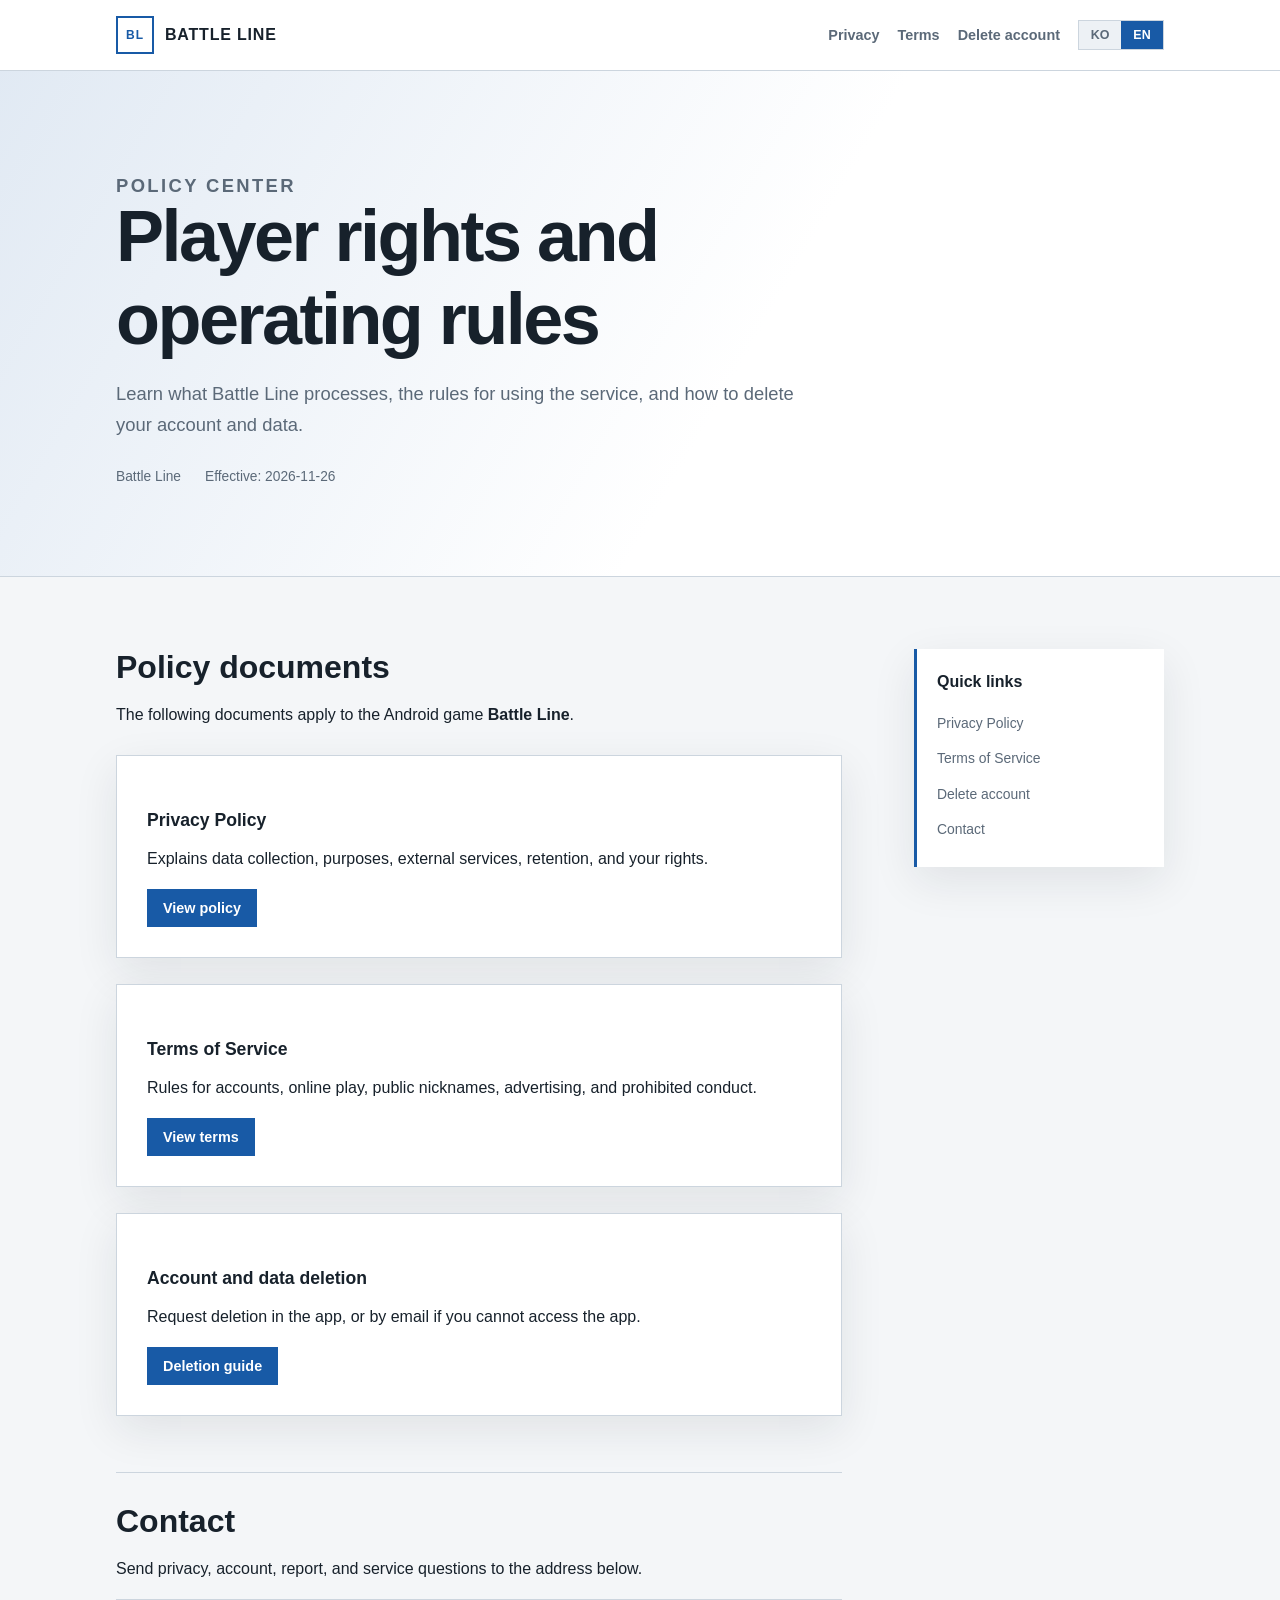
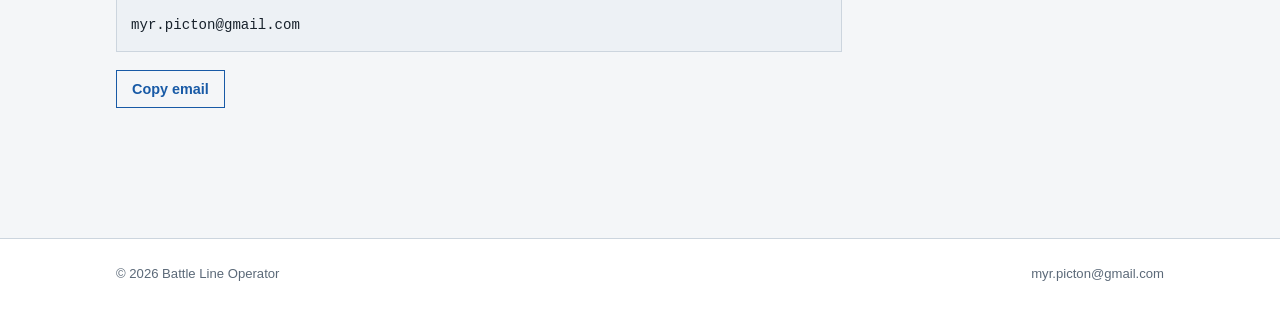
<file: index.html>
<!doctype html>
<html lang="ko" data-language="ko">
<head>
  <meta charset="utf-8">
  <meta name="viewport" content="width=device-width, initial-scale=1, viewport-fit=cover">
  <meta name="description" content="Battle Line의 개인정보 처리, 이용약관, 계정 삭제 안내">
  <title>Battle Line Legal</title>
  <link rel="stylesheet" href="assets/style.css">
  <script src="assets/site.js" defer></script>
</head>
<body>
<header class="site-header"><div class="header-inner">
  <a class="brand" href="./"><span class="brand-mark">BL</span><span>BATTLE LINE</span></a>
  <nav aria-label="Legal navigation">
    <a href="privacy/"><span data-lang="ko">개인정보</span><span data-lang="en">Privacy</span></a>
    <a href="terms/"><span data-lang="ko">이용약관</span><span data-lang="en">Terms</span></a>
    <a href="delete-account/"><span data-lang="ko">계정 삭제</span><span data-lang="en">Delete account</span></a>
    <span class="language-switch" aria-label="Language"><button type="button" data-set-language="ko" aria-pressed="true">KO</button><button type="button" data-set-language="en" aria-pressed="false">EN</button></span>
  </nav>
</div></header>
<section class="hero"><div class="hero-inner">
  <p class="eyebrow">Policy Center</p>
  <div data-lang="ko"><h1>플레이어의 권리와 게임 운영 원칙</h1><p>Battle Line이 어떤 정보를 처리하는지, 서비스 이용 규칙은 무엇인지, 계정과 데이터를 어떻게 삭제하는지 확인할 수 있습니다.</p></div>
  <div data-lang="en"><h1>Player rights and operating rules</h1><p>Learn what Battle Line processes, the rules for using the service, and how to delete your account and data.</p></div>
  <div class="meta"><span>Battle Line</span><span><span data-lang="ko">시행일</span><span data-lang="en">Effective</span>: 2026-11-26</span></div>
</div></section>
<main>
  <article class="content">
    <section>
      <div data-lang="ko"><h2>정책 문서</h2><p>아래 문서는 Android 게임 <strong>Battle Line</strong>에 적용됩니다.</p></div>
      <div data-lang="en"><h2>Policy documents</h2><p>The following documents apply to the Android game <strong>Battle Line</strong>.</p></div>
      <div class="action-panel"><h3><span data-lang="ko">개인정보처리방침</span><span data-lang="en">Privacy Policy</span></h3><p><span data-lang="ko">수집 정보, 이용 목적, 외부 서비스, 보존 및 사용자 권리를 설명합니다.</span><span data-lang="en">Explains data collection, purposes, external services, retention, and your rights.</span></p><a class="button" href="privacy/"><span data-lang="ko">방침 보기</span><span data-lang="en">View policy</span></a></div>
      <div class="action-panel"><h3><span data-lang="ko">이용약관</span><span data-lang="en">Terms of Service</span></h3><p><span data-lang="ko">계정, 온라인 대전, 공개 닉네임, 광고 및 금지 행위에 관한 규칙입니다.</span><span data-lang="en">Rules for accounts, online play, public nicknames, advertising, and prohibited conduct.</span></p><a class="button" href="terms/"><span data-lang="ko">약관 보기</span><span data-lang="en">View terms</span></a></div>
      <div class="action-panel"><h3><span data-lang="ko">계정 및 데이터 삭제</span><span data-lang="en">Account and data deletion</span></h3><p><span data-lang="ko">앱 안에서 즉시 요청하거나, 앱을 사용할 수 없는 경우 이메일로 요청할 수 있습니다.</span><span data-lang="en">Request deletion in the app, or by email if you cannot access the app.</span></p><a class="button" href="delete-account/"><span data-lang="ko">삭제 안내</span><span data-lang="en">Deletion guide</span></a></div>
    </section>
    <section id="contact">
      <div data-lang="ko"><h2>문의</h2><p>개인정보, 계정, 신고 및 서비스 관련 문의는 아래 이메일로 보내주세요.</p></div>
      <div data-lang="en"><h2>Contact</h2><p>Send privacy, account, report, and service questions to the address below.</p></div>
      <div id="support-email" class="contact-value">myr.picton@gmail.com</div>
      <div class="button-row"><button class="copy-button secondary" type="button" data-copy-target="support-email"><span data-lang="ko">이메일 복사</span><span data-lang="en">Copy email</span></button></div><div class="status" aria-live="polite"></div>
    </section>
  </article>
  <aside class="toc"><strong><span data-lang="ko">빠른 이동</span><span data-lang="en">Quick links</span></strong><a href="privacy/"><span data-lang="ko">개인정보처리방침</span><span data-lang="en">Privacy Policy</span></a><a href="terms/"><span data-lang="ko">이용약관</span><span data-lang="en">Terms of Service</span></a><a href="delete-account/"><span data-lang="ko">계정 삭제</span><span data-lang="en">Delete account</span></a><a href="#contact"><span data-lang="ko">문의</span><span data-lang="en">Contact</span></a></aside>
</main>
<footer class="site-footer"><div class="footer-inner"><span>© 2026 Battle Line Operator</span><span>myr.picton@gmail.com</span></div></footer>
</body>
</html>
</file>
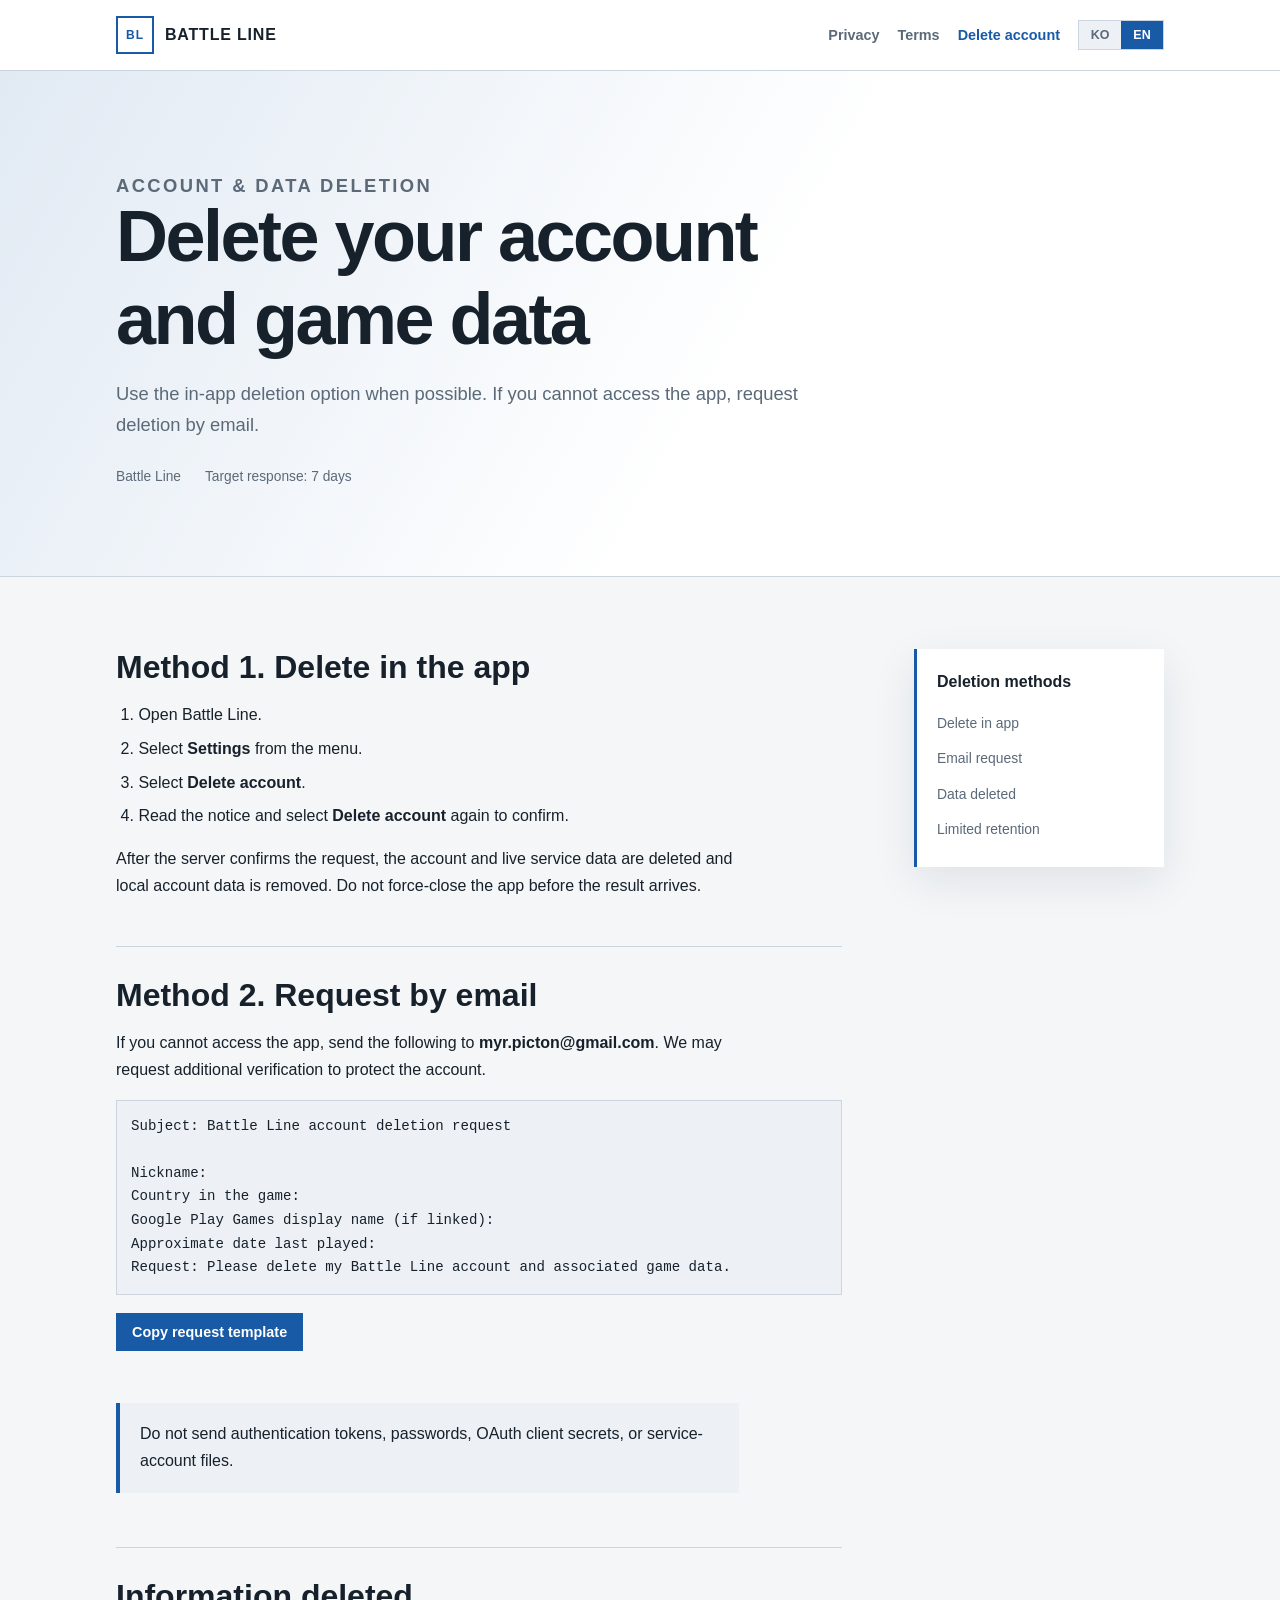
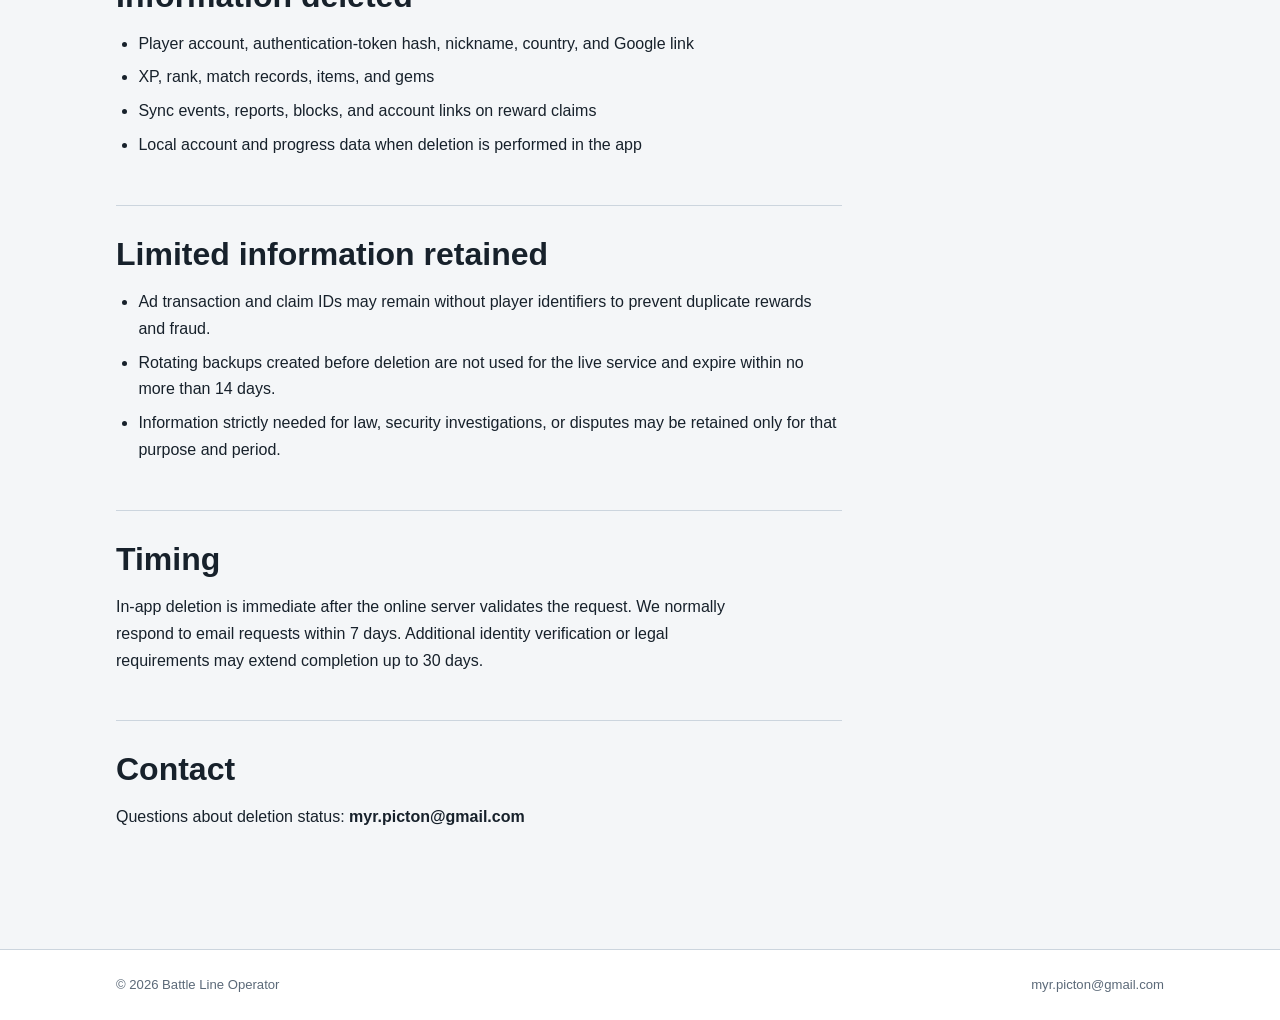
<file: delete-account/index.html>
<!doctype html>
<html lang="ko" data-language="ko">
<head><meta charset="utf-8"><meta name="viewport" content="width=device-width, initial-scale=1, viewport-fit=cover"><meta name="description" content="Battle Line 계정 및 데이터 삭제 요청 안내"><title>Delete Battle Line</title><link rel="stylesheet" href="../assets/style.css"><script src="../assets/site.js" defer></script></head>
<body>
<header class="site-header"><div class="header-inner"><a class="brand" href="../"><span class="brand-mark">BL</span><span>BATTLE LINE</span></a><nav aria-label="Legal navigation"><a href="../privacy/"><span data-lang="ko">개인정보</span><span data-lang="en">Privacy</span></a><a href="../terms/"><span data-lang="ko">이용약관</span><span data-lang="en">Terms</span></a><a href="./" aria-current="page"><span data-lang="ko">계정 삭제</span><span data-lang="en">Delete account</span></a><span class="language-switch" aria-label="Language"><button type="button" data-set-language="ko" aria-pressed="true">KO</button><button type="button" data-set-language="en" aria-pressed="false">EN</button></span></nav></div></header>
<section class="hero"><div class="hero-inner"><p class="eyebrow">Account & Data Deletion</p><div data-lang="ko"><h1>계정과 게임 데이터 삭제</h1><p>앱을 사용할 수 있으면 앱 안에서 즉시 요청할 수 있습니다. 앱에 접근할 수 없으면 이메일로 삭제를 요청하세요.</p></div><div data-lang="en"><h1>Delete your account and game data</h1><p>Use the in-app deletion option when possible. If you cannot access the app, request deletion by email.</p></div><div class="meta"><span>Battle Line</span><span><span data-lang="ko">처리 목표</span><span data-lang="en">Target response</span>: 7 days</span></div></div></section>
<main><article class="content">
<div data-lang="ko">
<section id="in-app"><h2>방법 1. 앱에서 삭제</h2><ol><li>Battle Line을 엽니다.</li><li>메뉴에서 <strong>설정</strong>을 선택합니다.</li><li><strong>계정 삭제</strong>를 선택합니다.</li><li>삭제 안내를 읽고 다시 <strong>계정 삭제</strong>를 눌러 확인합니다.</li></ol><p>서버가 요청을 확인하면 계정과 운영 데이터가 삭제되고 앱의 로컬 계정 정보도 제거됩니다. 처리 결과를 받기 전에 앱을 강제 종료하지 마세요.</p></section>
<section id="email"><h2>방법 2. 이메일로 삭제 요청</h2><p>앱에 접근할 수 없다면 아래 내용을 <strong>myr.picton@gmail.com</strong>으로 보내주세요. 계정 보호를 위해 추가 확인을 요청할 수 있습니다.</p>
<div id="delete-template-ko" class="template">제목: Battle Line 계정 삭제 요청

닉네임:
소속 국가:
Google Play Games 표시 이름(연결한 경우):
마지막으로 플레이한 대략적인 날짜:
요청 내용: Battle Line 계정과 관련 게임 데이터의 삭제를 요청합니다.</div>
<div class="button-row"><button type="button" class="copy-button" data-copy-target="delete-template-ko">요청 양식 복사</button></div><div class="status" aria-live="polite"></div>
<p class="callout">인증 토큰, 비밀번호, OAuth client secret 또는 서비스 계정 파일은 이메일에 보내지 마세요.</p></section>
<section id="deleted"><h2>삭제되는 정보</h2><ul><li>플레이어 계정, 인증 토큰 해시, 닉네임, 국가 및 Google 계정 연결</li><li>XP, 계급, 승패, 경기 기록, 아이템과 보석 정보</li><li>동기화 이벤트, 신고와 차단 정보, 보상 청구의 계정 연결</li><li>장치에 저장된 로컬 계정과 진행 데이터. 앱 내 삭제를 사용한 경우</li></ul></section>
<section id="retained"><h2>삭제 후 제한적으로 남는 정보</h2><ul><li>중복 광고 보상과 사기 방지를 위한 거래 ID 및 청구 ID는 플레이어 식별자와 분리한 상태로 보존될 수 있습니다.</li><li>삭제 전에 생성된 순환 백업은 직접 서비스에 사용되지 않으며 최대 14일 이내 만료됩니다.</li><li>법률, 보안 사고 조사 또는 분쟁 대응에 반드시 필요한 정보는 해당 목적과 기간에 한해 보존할 수 있습니다.</li></ul></section>
<section id="timing"><h2>처리 기간</h2><p>앱 내 삭제는 서버가 온라인이고 요청이 검증되면 즉시 처리됩니다. 이메일 요청에는 보통 7일 이내 응답하며, 추가 본인 확인이나 법적 사유가 있으면 최대 30일이 걸릴 수 있습니다.</p></section>
<section id="contact"><h2>문의</h2><p>삭제 상태나 결과에 관한 문의: <strong>myr.picton@gmail.com</strong></p></section>
</div>
<div data-lang="en">
<section><h2>Method 1. Delete in the app</h2><ol><li>Open Battle Line.</li><li>Select <strong>Settings</strong> from the menu.</li><li>Select <strong>Delete account</strong>.</li><li>Read the notice and select <strong>Delete account</strong> again to confirm.</li></ol><p>After the server confirms the request, the account and live service data are deleted and local account data is removed. Do not force-close the app before the result arrives.</p></section>
<section><h2>Method 2. Request by email</h2><p>If you cannot access the app, send the following to <strong>myr.picton@gmail.com</strong>. We may request additional verification to protect the account.</p>
<div id="delete-template-en" class="template">Subject: Battle Line account deletion request

Nickname:
Country in the game:
Google Play Games display name (if linked):
Approximate date last played:
Request: Please delete my Battle Line account and associated game data.</div>
<div class="button-row"><button type="button" class="copy-button" data-copy-target="delete-template-en">Copy request template</button></div><div class="status" aria-live="polite"></div>
<p class="callout">Do not send authentication tokens, passwords, OAuth client secrets, or service-account files.</p></section>
<section><h2>Information deleted</h2><ul><li>Player account, authentication-token hash, nickname, country, and Google link</li><li>XP, rank, match records, items, and gems</li><li>Sync events, reports, blocks, and account links on reward claims</li><li>Local account and progress data when deletion is performed in the app</li></ul></section>
<section><h2>Limited information retained</h2><ul><li>Ad transaction and claim IDs may remain without player identifiers to prevent duplicate rewards and fraud.</li><li>Rotating backups created before deletion are not used for the live service and expire within no more than 14 days.</li><li>Information strictly needed for law, security investigations, or disputes may be retained only for that purpose and period.</li></ul></section>
<section><h2>Timing</h2><p>In-app deletion is immediate after the online server validates the request. We normally respond to email requests within 7 days. Additional identity verification or legal requirements may extend completion up to 30 days.</p></section>
<section><h2>Contact</h2><p>Questions about deletion status: <strong>myr.picton@gmail.com</strong></p></section>
</div>
</article>
<aside class="toc"><strong><span data-lang="ko">삭제 방법</span><span data-lang="en">Deletion methods</span></strong><a href="#in-app"><span data-lang="ko">앱에서 삭제</span><span data-lang="en">Delete in app</span></a><a href="#email"><span data-lang="ko">이메일 요청</span><span data-lang="en">Email request</span></a><a href="#deleted"><span data-lang="ko">삭제 정보</span><span data-lang="en">Data deleted</span></a><a href="#retained"><span data-lang="ko">제한적 보존</span><span data-lang="en">Limited retention</span></a></aside>
</main><footer class="site-footer"><div class="footer-inner"><span>© 2026 Battle Line Operator</span><span>myr.picton@gmail.com</span></div></footer>
</body></html>
</file>
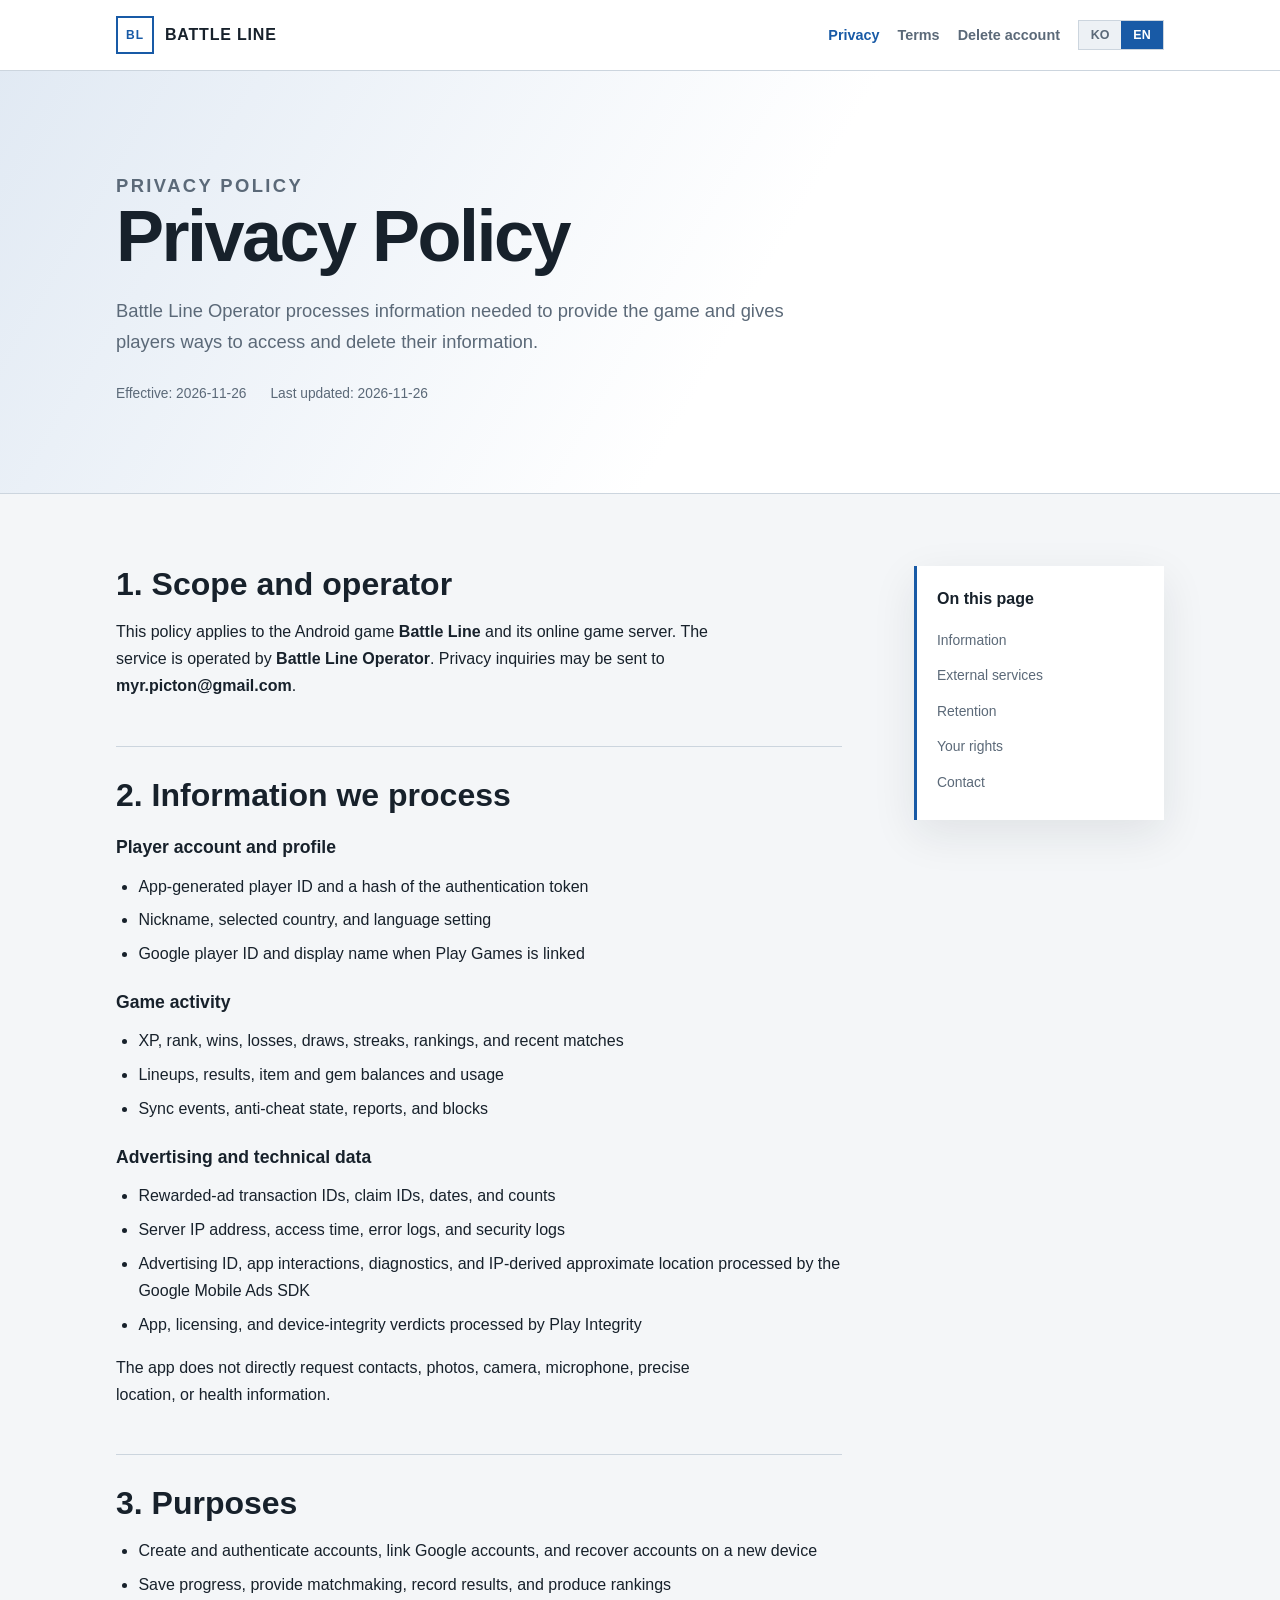
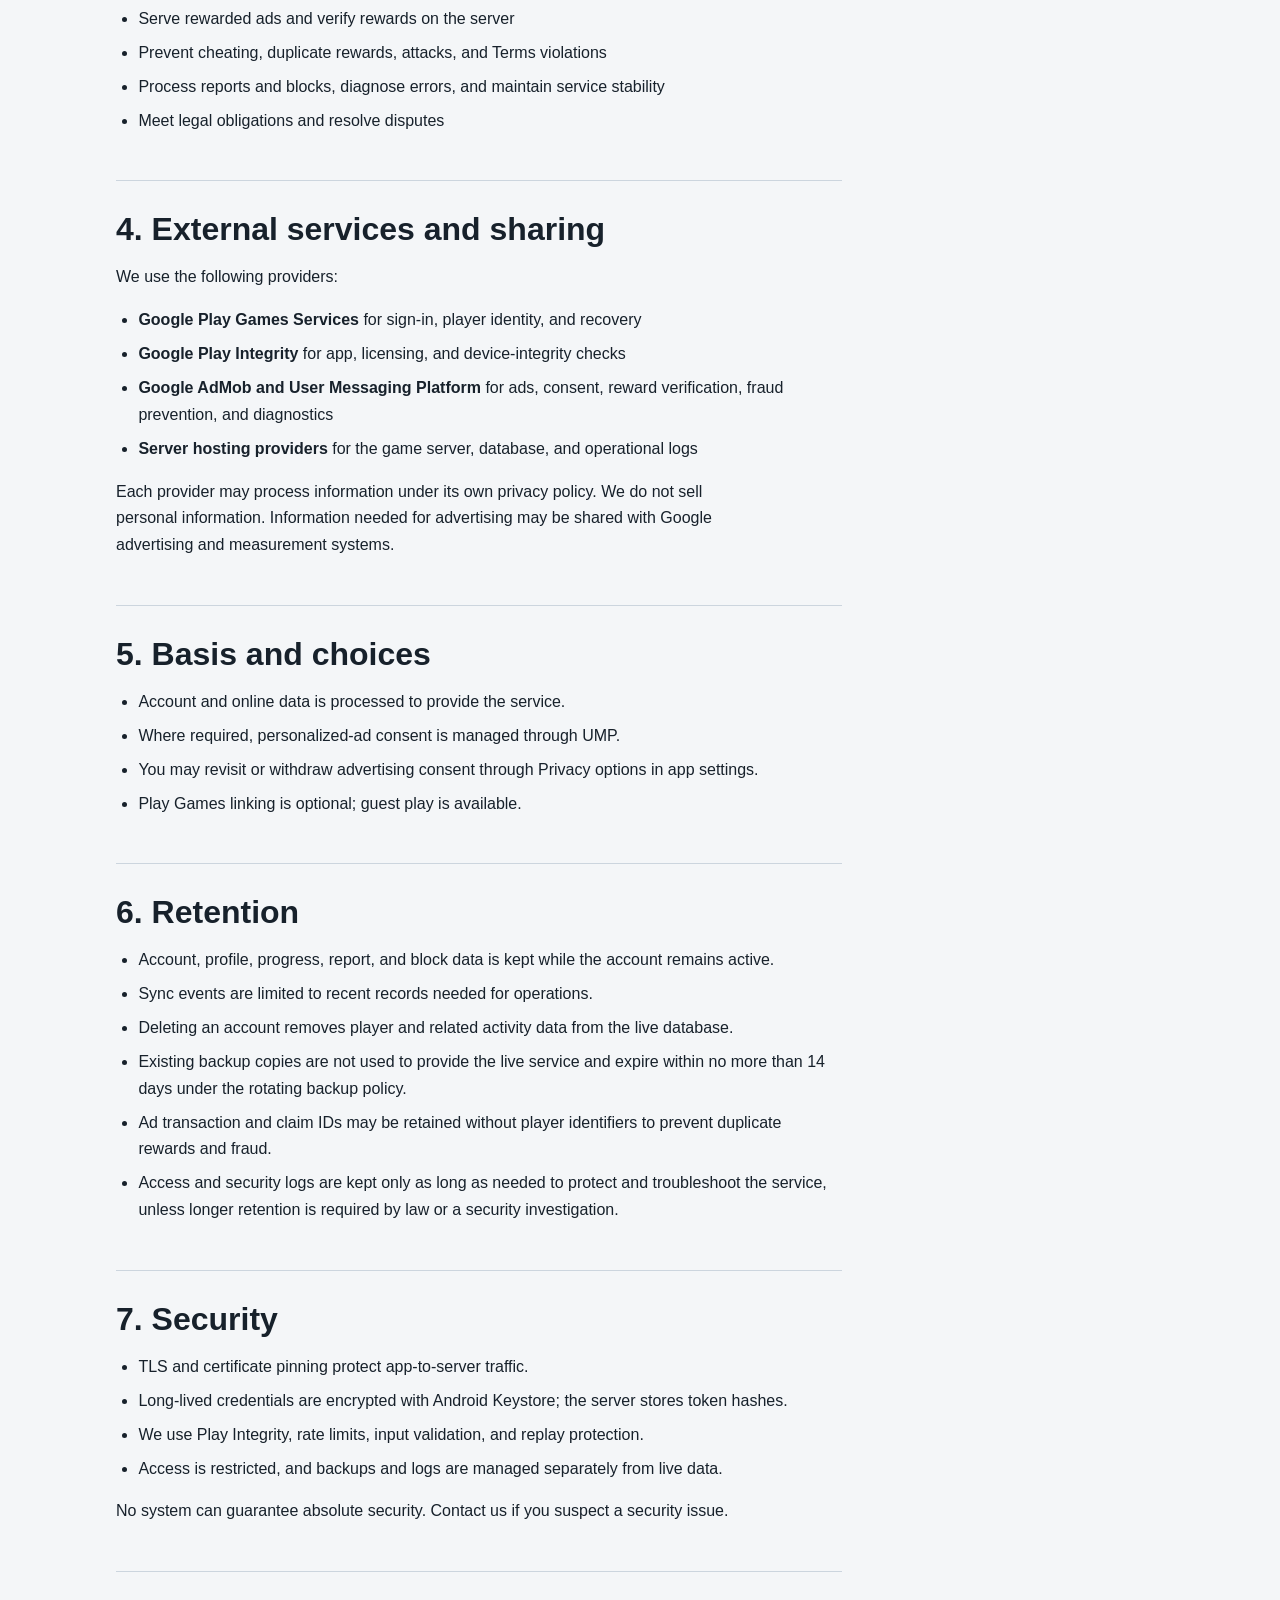
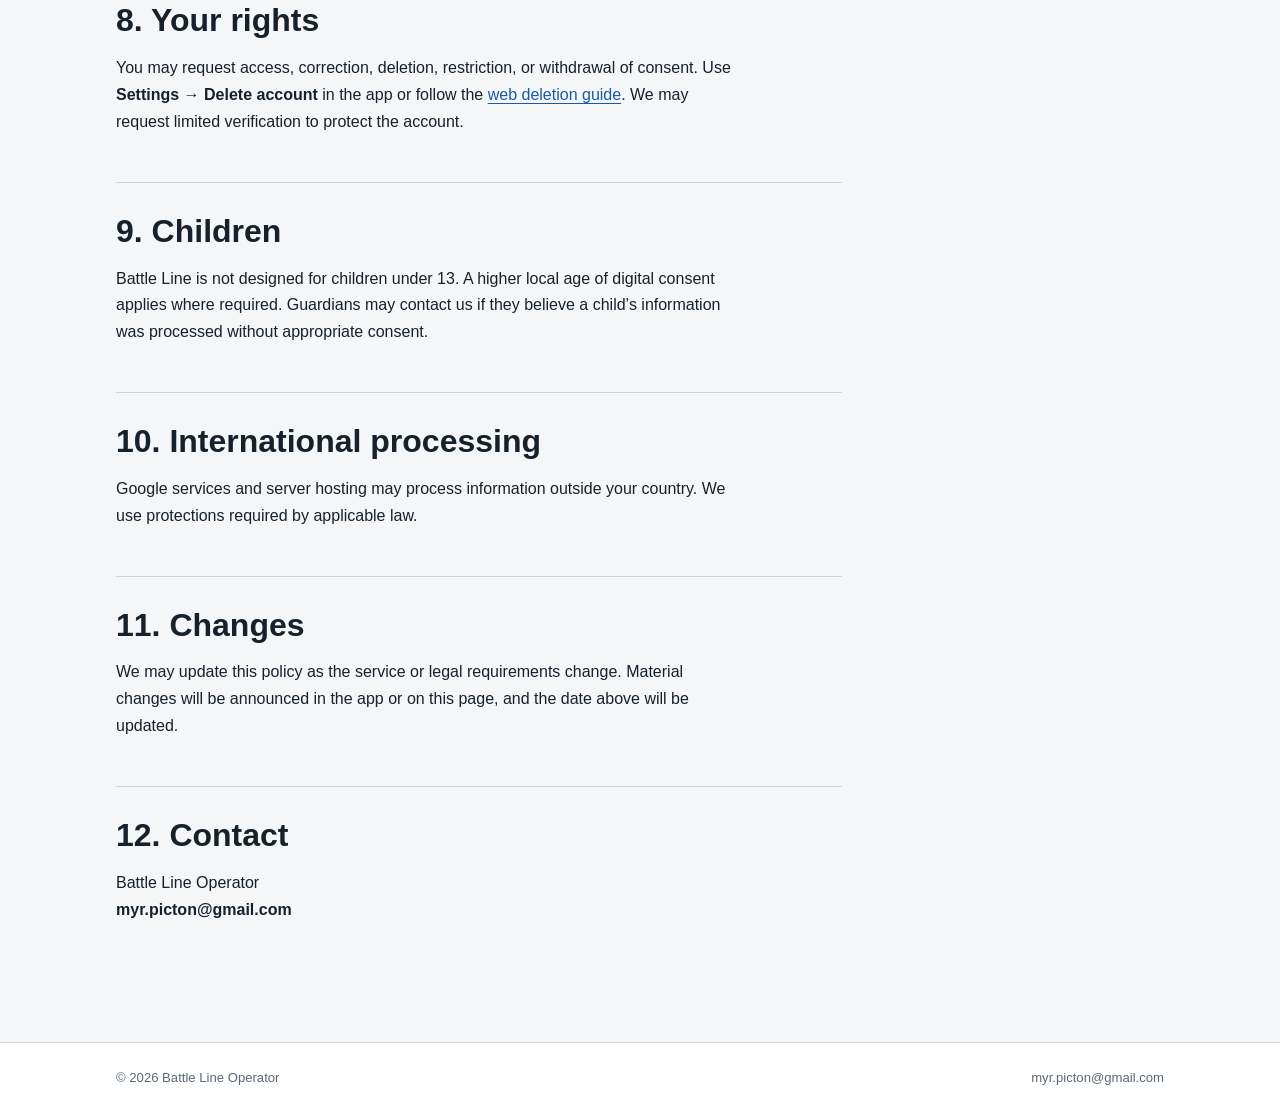
<file: privacy/index.html>
<!doctype html>
<html lang="ko" data-language="ko">
<head>
  <meta charset="utf-8">
  <meta name="viewport" content="width=device-width, initial-scale=1, viewport-fit=cover">
  <meta name="description" content="Battle Line 개인정보처리방침">
  <title>Battle Line Privacy</title>
  <link rel="stylesheet" href="../assets/style.css">
  <script src="../assets/site.js" defer></script>
</head>
<body>
<header class="site-header"><div class="header-inner"><a class="brand" href="../"><span class="brand-mark">BL</span><span>BATTLE LINE</span></a><nav aria-label="Legal navigation"><a href="./" aria-current="page"><span data-lang="ko">개인정보</span><span data-lang="en">Privacy</span></a><a href="../terms/"><span data-lang="ko">이용약관</span><span data-lang="en">Terms</span></a><a href="../delete-account/"><span data-lang="ko">계정 삭제</span><span data-lang="en">Delete account</span></a><span class="language-switch" aria-label="Language"><button type="button" data-set-language="ko" aria-pressed="true">KO</button><button type="button" data-set-language="en" aria-pressed="false">EN</button></span></nav></div></header>
<section class="hero"><div class="hero-inner"><p class="eyebrow">Privacy Policy</p><div data-lang="ko"><h1>개인정보처리방침</h1><p>Battle Line 운영자는 게임 제공에 필요한 정보만 처리하고, 플레이어가 자신의 정보에 접근하고 삭제할 수 있도록 합니다.</p></div><div data-lang="en"><h1>Privacy Policy</h1><p>Battle Line Operator processes information needed to provide the game and gives players ways to access and delete their information.</p></div><div class="meta"><span><span data-lang="ko">시행일</span><span data-lang="en">Effective</span>: 2026-11-26</span><span><span data-lang="ko">최종 수정</span><span data-lang="en">Last updated</span>: 2026-11-26</span></div></div></section>
<main><article class="content">
<div data-lang="ko">
<section id="scope"><h2>1. 적용 범위와 운영자</h2><p>본 방침은 Android 게임 <strong>Battle Line</strong>과 그 온라인 게임 서버에 적용됩니다. 서비스 운영자는 <strong>Battle Line 운영자</strong>이며, 개인정보 문의는 <strong>myr.picton@gmail.com</strong>으로 접수합니다.</p></section>
<section id="data"><h2>2. 처리하는 정보</h2><h3>플레이어 계정 및 프로필</h3><ul><li>앱이 생성하는 플레이어 ID와 인증 토큰의 해시</li><li>플레이어가 정한 닉네임, 소속 국가 및 언어 설정</li><li>Google Play Games를 연결한 경우 Google 플레이어 ID와 표시 이름</li></ul><h3>게임 활동</h3><ul><li>XP, 계급, 승·패·무승부, 연승, 랭킹 및 최근 경기 기록</li><li>라인업, 경기 결과, 아이템·보석 보유 및 사용 기록</li><li>동기화 이벤트, 부정행위 방지용 상태 정보, 신고 및 차단 기록</li></ul><h3>광고 및 기술 정보</h3><ul><li>보상형 광고 거래 ID, 보상 청구 ID, 광고 일자와 횟수</li><li>서버 접속 IP, 접속 시각, 오류 및 보안 로그</li><li>Google Mobile Ads SDK가 처리하는 광고 ID, 앱 상호작용, 진단 정보 및 IP 기반 대략적 위치</li><li>Play Integrity가 처리하는 앱·라이선스·기기 무결성 판정</li></ul><p>앱은 연락처, 사진, 카메라, 마이크, 정밀 위치 또는 건강 정보를 직접 요청하지 않습니다.</p></section>
<section id="purpose"><h2>3. 이용 목적</h2><ul><li>계정 생성, 인증, Google 계정 연결 및 장치 변경 시 복구</li><li>게임 진행 저장, 온라인 매칭, 경기 결과 및 랭킹 제공</li><li>보상형 광고 제공과 서버 측 보상 검증</li><li>부정행위, 중복 보상, 서비스 공격 및 약관 위반 방지</li><li>사용자 신고와 차단 처리, 오류 분석 및 서비스 안정화</li><li>법적 의무 이행과 분쟁 대응</li></ul></section>
<section id="sharing"><h2>4. 외부 서비스 및 정보 제공</h2><p>서비스 운영을 위해 다음 제공자의 SDK 또는 API를 사용합니다.</p><ul><li><strong>Google Play Games Services</strong>: 로그인, 플레이어 식별 및 계정 복구</li><li><strong>Google Play Integrity</strong>: 정식 앱·라이선스·기기 무결성 확인</li><li><strong>Google AdMob 및 User Messaging Platform</strong>: 광고, 동의 관리, 광고 보상 검증, 사기 방지 및 진단</li><li><strong>서버 호스팅 제공자</strong>: 게임 서버, 데이터베이스와 운영 로그 보관</li></ul><p>각 제공자는 자신의 개인정보처리방침에 따라 정보를 처리할 수 있습니다. 운영자는 개인정보를 판매하지 않습니다. 광고 제공에 필요한 정보는 Google의 광고 및 측정 시스템과 공유될 수 있습니다.</p></section>
<section id="legal"><h2>5. 처리 근거와 선택권</h2><ul><li>게임 계정과 온라인 기능은 서비스 제공을 위해 처리합니다.</li><li>개인 맞춤 광고와 관련 저장·접근은 해당 지역에서 필요한 경우 UMP 동의 절차를 통해 선택할 수 있습니다.</li><li>앱 설정의 개인정보 옵션에서 광고 동의를 다시 검토하거나 철회할 수 있습니다.</li><li>Google Play Games 연결은 선택 사항이며 게스트 계정으로도 게임을 이용할 수 있습니다.</li></ul></section>
<section id="retention"><h2>6. 보존 기간</h2><ul><li>계정, 프로필, 게임 진행과 신고·차단 정보는 계정이 유지되는 동안 보관합니다.</li><li>동기화 이벤트는 운영에 필요한 범위에서 계정별 최근 기록으로 제한합니다.</li><li>계정 삭제 시 운영 데이터베이스의 플레이어 정보와 관련 활동 정보는 삭제합니다.</li><li>삭제 시점에 존재하는 백업 사본은 직접 서비스에 사용되지 않으며, 순환 백업 정책에 따라 최대 14일 이내 만료됩니다.</li><li>중복 광고 보상 및 사기 방지를 위해 광고 거래 ID와 보상 청구 ID는 플레이어 식별자와 분리한 비식별 형태로 보존할 수 있습니다.</li><li>접속 및 보안 로그는 서비스 보호와 장애 분석에 필요한 기간 동안 보관한 후 삭제합니다. 법적 의무 또는 보안 사고 조사를 위해 더 오래 보존해야 하는 경우 해당 목적에 한정합니다.</li></ul></section>
<section id="security"><h2>7. 보안</h2><ul><li>앱과 게임 서버 간 통신에 TLS와 인증서 고정을 사용합니다.</li><li>장기 인증 토큰은 Android Keystore를 이용해 암호화하며 서버에는 해시를 저장합니다.</li><li>Play Integrity, 요청 제한, 입력 검증과 중복 처리 방지 기능을 사용합니다.</li><li>접근 권한을 제한하고 백업과 로그를 운영 데이터와 분리해 관리합니다.</li></ul><p>어떤 시스템도 완전한 보안을 보장할 수는 없습니다. 보안 문제가 의심되면 즉시 문의해 주세요.</p></section>
<section id="rights"><h2>8. 플레이어의 권리</h2><p>플레이어는 자신의 정보에 대한 열람, 수정, 삭제, 처리 제한 및 동의 철회를 요청할 수 있습니다. 앱 내 <strong>설정 → 계정 삭제</strong>를 사용하거나 <a href="../delete-account/">웹 삭제 안내</a>에 따라 요청할 수 있습니다. 요청자의 계정을 보호하기 위해 필요한 범위에서 본인 확인을 요구할 수 있습니다.</p></section>
<section id="children"><h2>9. 아동</h2><p>Battle Line은 만 13세 미만 아동을 대상으로 설계되지 않았습니다. 지역 법률이 더 높은 동의 연령을 정한 경우 해당 기준이 적용됩니다. 보호자가 아동의 정보가 동의 없이 처리됐다고 판단하면 문의해 주세요.</p></section>
<section id="international"><h2>10. 국외 처리</h2><p>Google 서비스와 서버 호스팅의 특성상 정보가 사용자의 거주 국가 밖에서 처리될 수 있습니다. 이 경우 적용 법률에 따른 보호 조치를 사용합니다.</p></section>
<section id="changes"><h2>11. 방침 변경</h2><p>서비스 또는 법적 요구사항이 변경되면 본 방침을 수정할 수 있습니다. 중요한 변경은 앱 또는 이 페이지를 통해 알리고, 상단의 최종 수정일을 갱신합니다.</p></section>
<section id="contact"><h2>12. 문의</h2><p>Battle Line 운영자<br><strong>myr.picton@gmail.com</strong></p></section>
</div>
<div data-lang="en">
<section><h2>1. Scope and operator</h2><p>This policy applies to the Android game <strong>Battle Line</strong> and its online game server. The service is operated by <strong>Battle Line Operator</strong>. Privacy inquiries may be sent to <strong>myr.picton@gmail.com</strong>.</p></section>
<section><h2>2. Information we process</h2><h3>Player account and profile</h3><ul><li>App-generated player ID and a hash of the authentication token</li><li>Nickname, selected country, and language setting</li><li>Google player ID and display name when Play Games is linked</li></ul><h3>Game activity</h3><ul><li>XP, rank, wins, losses, draws, streaks, rankings, and recent matches</li><li>Lineups, results, item and gem balances and usage</li><li>Sync events, anti-cheat state, reports, and blocks</li></ul><h3>Advertising and technical data</h3><ul><li>Rewarded-ad transaction IDs, claim IDs, dates, and counts</li><li>Server IP address, access time, error logs, and security logs</li><li>Advertising ID, app interactions, diagnostics, and IP-derived approximate location processed by the Google Mobile Ads SDK</li><li>App, licensing, and device-integrity verdicts processed by Play Integrity</li></ul><p>The app does not directly request contacts, photos, camera, microphone, precise location, or health information.</p></section>
<section><h2>3. Purposes</h2><ul><li>Create and authenticate accounts, link Google accounts, and recover accounts on a new device</li><li>Save progress, provide matchmaking, record results, and produce rankings</li><li>Serve rewarded ads and verify rewards on the server</li><li>Prevent cheating, duplicate rewards, attacks, and Terms violations</li><li>Process reports and blocks, diagnose errors, and maintain service stability</li><li>Meet legal obligations and resolve disputes</li></ul></section>
<section><h2>4. External services and sharing</h2><p>We use the following providers:</p><ul><li><strong>Google Play Games Services</strong> for sign-in, player identity, and recovery</li><li><strong>Google Play Integrity</strong> for app, licensing, and device-integrity checks</li><li><strong>Google AdMob and User Messaging Platform</strong> for ads, consent, reward verification, fraud prevention, and diagnostics</li><li><strong>Server hosting providers</strong> for the game server, database, and operational logs</li></ul><p>Each provider may process information under its own privacy policy. We do not sell personal information. Information needed for advertising may be shared with Google advertising and measurement systems.</p></section>
<section><h2>5. Basis and choices</h2><ul><li>Account and online data is processed to provide the service.</li><li>Where required, personalized-ad consent is managed through UMP.</li><li>You may revisit or withdraw advertising consent through Privacy options in app settings.</li><li>Play Games linking is optional; guest play is available.</li></ul></section>
<section><h2>6. Retention</h2><ul><li>Account, profile, progress, report, and block data is kept while the account remains active.</li><li>Sync events are limited to recent records needed for operations.</li><li>Deleting an account removes player and related activity data from the live database.</li><li>Existing backup copies are not used to provide the live service and expire within no more than 14 days under the rotating backup policy.</li><li>Ad transaction and claim IDs may be retained without player identifiers to prevent duplicate rewards and fraud.</li><li>Access and security logs are kept only as long as needed to protect and troubleshoot the service, unless longer retention is required by law or a security investigation.</li></ul></section>
<section><h2>7. Security</h2><ul><li>TLS and certificate pinning protect app-to-server traffic.</li><li>Long-lived credentials are encrypted with Android Keystore; the server stores token hashes.</li><li>We use Play Integrity, rate limits, input validation, and replay protection.</li><li>Access is restricted, and backups and logs are managed separately from live data.</li></ul><p>No system can guarantee absolute security. Contact us if you suspect a security issue.</p></section>
<section><h2>8. Your rights</h2><p>You may request access, correction, deletion, restriction, or withdrawal of consent. Use <strong>Settings → Delete account</strong> in the app or follow the <a href="../delete-account/">web deletion guide</a>. We may request limited verification to protect the account.</p></section>
<section><h2>9. Children</h2><p>Battle Line is not designed for children under 13. A higher local age of digital consent applies where required. Guardians may contact us if they believe a child’s information was processed without appropriate consent.</p></section>
<section><h2>10. International processing</h2><p>Google services and server hosting may process information outside your country. We use protections required by applicable law.</p></section>
<section><h2>11. Changes</h2><p>We may update this policy as the service or legal requirements change. Material changes will be announced in the app or on this page, and the date above will be updated.</p></section>
<section><h2>12. Contact</h2><p>Battle Line Operator<br><strong>myr.picton@gmail.com</strong></p></section>
</div>
</article>
<aside class="toc"><strong><span data-lang="ko">이 페이지</span><span data-lang="en">On this page</span></strong><a href="#data"><span data-lang="ko">처리 정보</span><span data-lang="en">Information</span></a><a href="#sharing"><span data-lang="ko">외부 서비스</span><span data-lang="en">External services</span></a><a href="#retention"><span data-lang="ko">보존 기간</span><span data-lang="en">Retention</span></a><a href="#rights"><span data-lang="ko">플레이어 권리</span><span data-lang="en">Your rights</span></a><a href="#contact"><span data-lang="ko">문의</span><span data-lang="en">Contact</span></a></aside>
</main>
<footer class="site-footer"><div class="footer-inner"><span>© 2026 Battle Line Operator</span><span>myr.picton@gmail.com</span></div></footer>
</body></html>
</file>
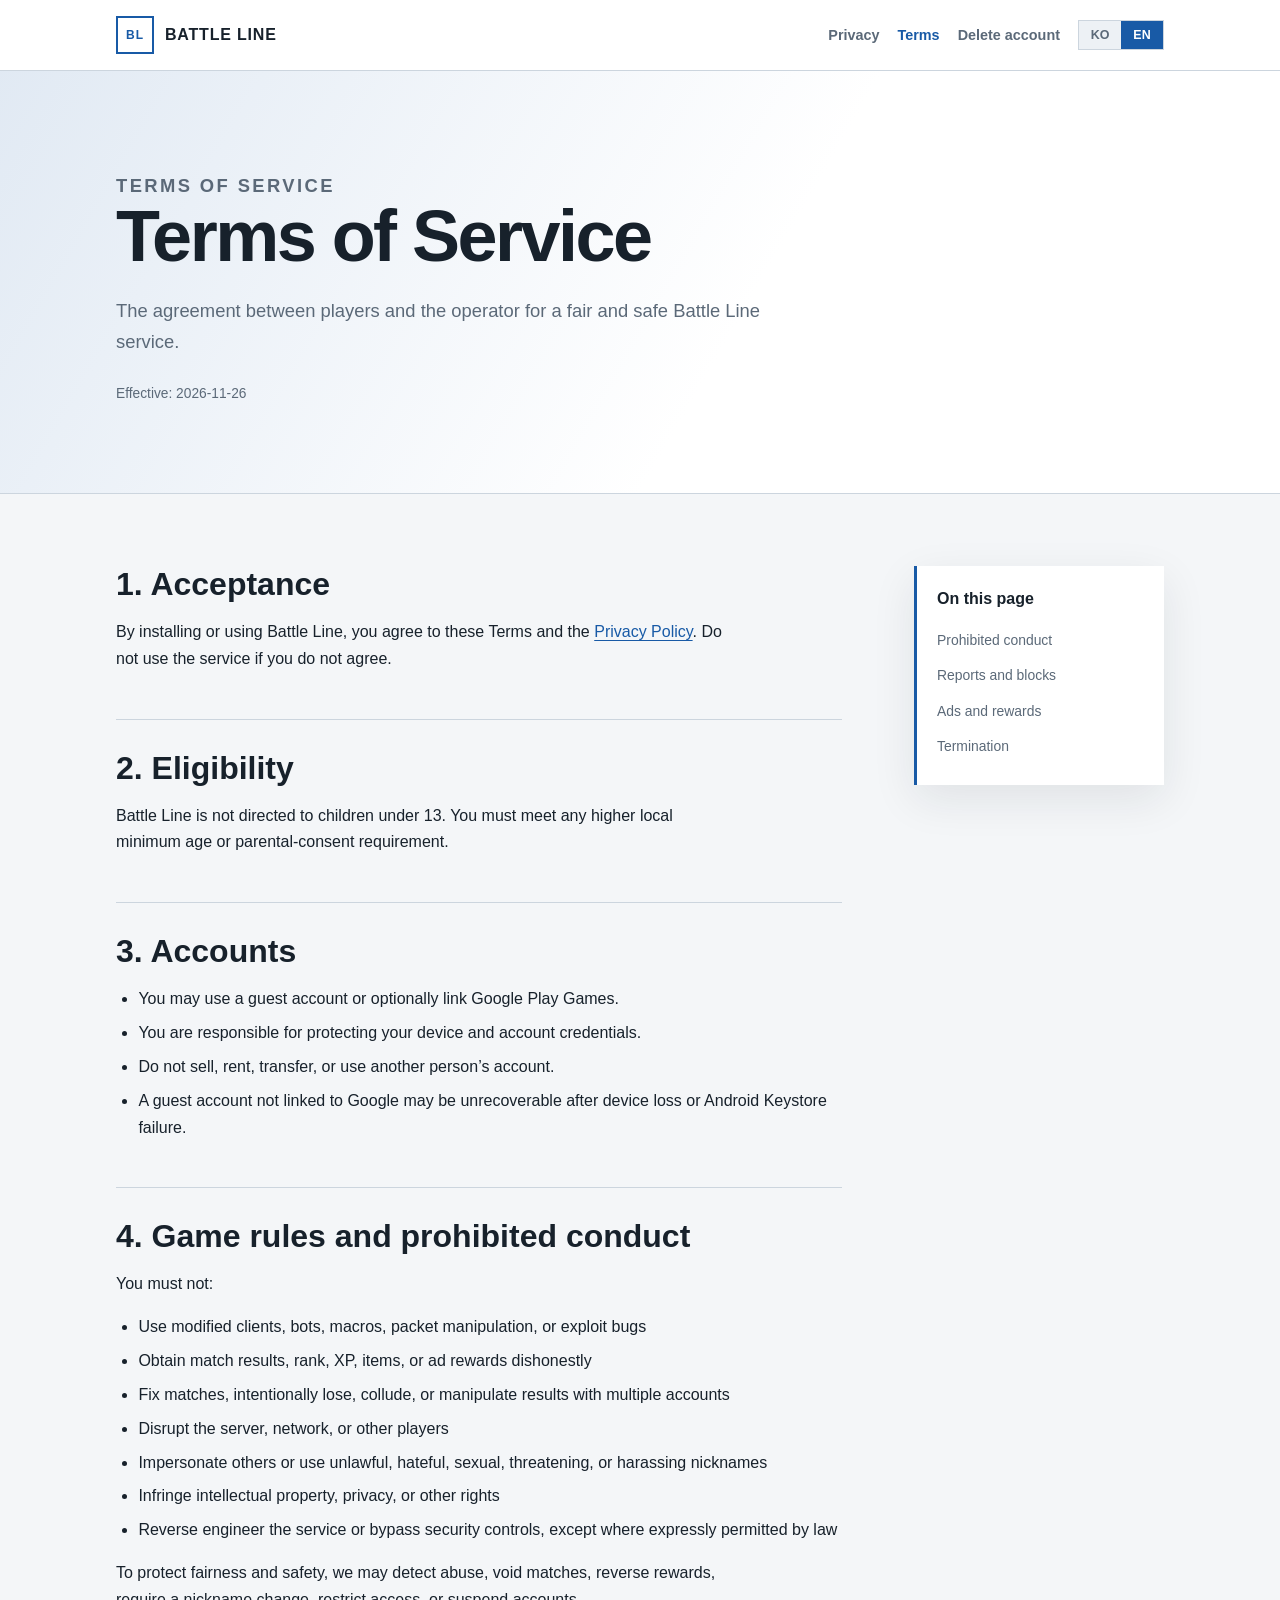
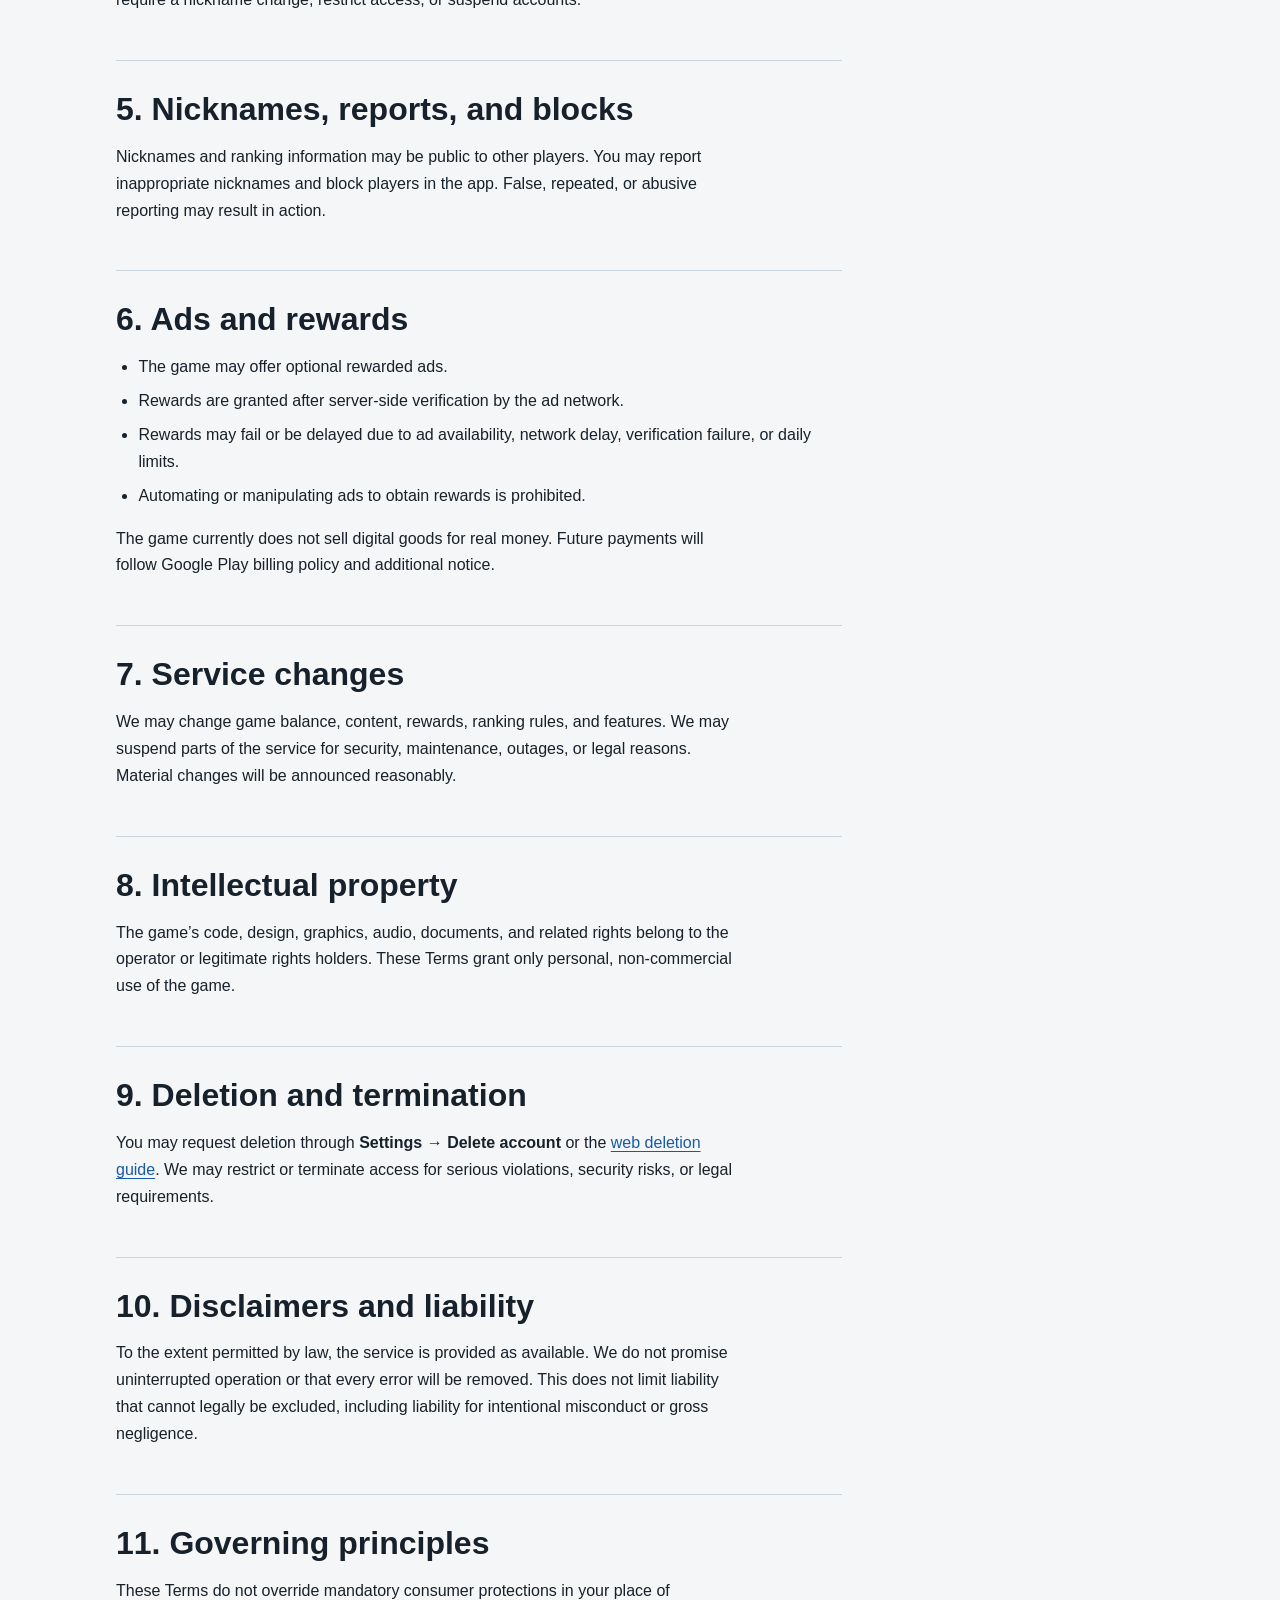
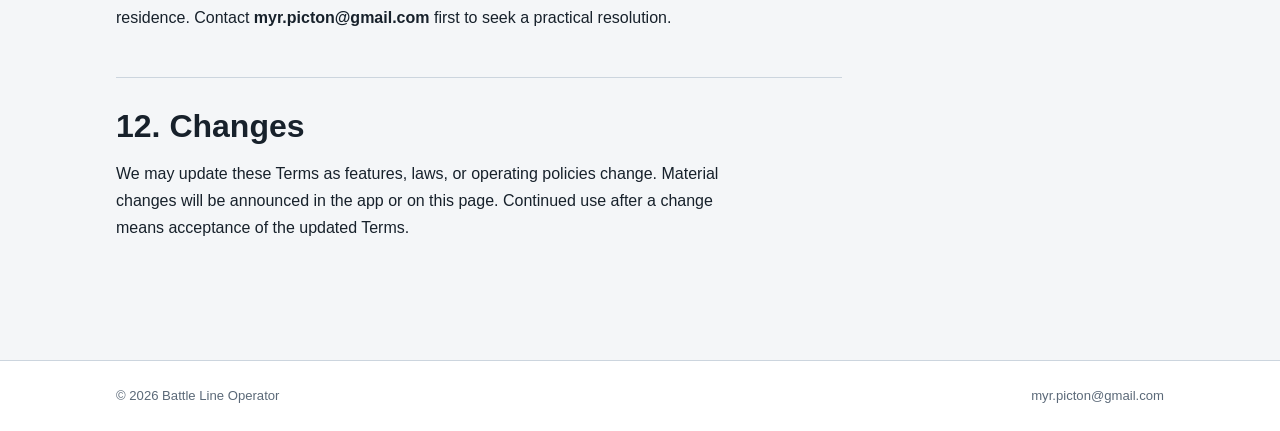
<file: terms/index.html>
<!doctype html>
<html lang="ko" data-language="ko">
<head><meta charset="utf-8"><meta name="viewport" content="width=device-width, initial-scale=1, viewport-fit=cover"><meta name="description" content="Battle Line 이용약관"><title>Battle Line Terms</title><link rel="stylesheet" href="../assets/style.css"><script src="../assets/site.js" defer></script></head>
<body>
<header class="site-header"><div class="header-inner"><a class="brand" href="../"><span class="brand-mark">BL</span><span>BATTLE LINE</span></a><nav aria-label="Legal navigation"><a href="../privacy/"><span data-lang="ko">개인정보</span><span data-lang="en">Privacy</span></a><a href="./" aria-current="page"><span data-lang="ko">이용약관</span><span data-lang="en">Terms</span></a><a href="../delete-account/"><span data-lang="ko">계정 삭제</span><span data-lang="en">Delete account</span></a><span class="language-switch" aria-label="Language"><button type="button" data-set-language="ko" aria-pressed="true">KO</button><button type="button" data-set-language="en" aria-pressed="false">EN</button></span></nav></div></header>
<section class="hero"><div class="hero-inner"><p class="eyebrow">Terms of Service</p><div data-lang="ko"><h1>이용약관</h1><p>공정하고 안전한 Battle Line 운영을 위한 플레이어와 운영자의 약속입니다.</p></div><div data-lang="en"><h1>Terms of Service</h1><p>The agreement between players and the operator for a fair and safe Battle Line service.</p></div><div class="meta"><span><span data-lang="ko">시행일</span><span data-lang="en">Effective</span>: 2026-11-26</span></div></div></section>
<main><article class="content">
<div data-lang="ko">
<section id="accept"><h2>1. 약관 동의</h2><p>Battle Line을 설치하거나 이용하면 본 약관과 <a href="../privacy/">개인정보처리방침</a>에 동의한 것으로 봅니다. 동의하지 않으면 서비스를 이용하지 마세요.</p></section>
<section id="eligibility"><h2>2. 이용 자격</h2><p>Battle Line은 만 13세 미만 아동을 대상으로 하지 않습니다. 지역 법률이 더 높은 최소 연령이나 보호자 동의를 요구하면 해당 기준을 따라야 합니다.</p></section>
<section id="account"><h2>3. 계정</h2><ul><li>게스트 계정 또는 선택적 Google Play Games 연결을 사용할 수 있습니다.</li><li>플레이어는 장치와 계정 자격 증명을 안전하게 관리해야 합니다.</li><li>계정을 타인에게 판매, 대여, 양도하거나 타인의 계정을 사용해서는 안 됩니다.</li><li>Google 연결이 없는 게스트 계정은 장치 손실이나 Android Keystore 손상 시 복구할 수 없을 수 있습니다.</li></ul></section>
<section id="conduct"><h2>4. 플레이 규칙과 금지 행위</h2><p>다음 행위를 금지합니다.</p><ul><li>수정 클라이언트, 자동화, 매크로, 패킷 조작 또는 버그 악용</li><li>경기 결과, 랭킹, XP, 아이템 또는 광고 보상을 부정하게 얻는 행위</li><li>여러 계정을 이용한 승부 조작, 고의 패배 또는 타인과의 공모</li><li>서버, 네트워크 또는 다른 플레이어의 이용을 방해하는 행위</li><li>다른 사람을 사칭하거나 불법·혐오·성적·위협적·괴롭힘성 닉네임을 사용하는 행위</li><li>타인의 지식재산권, 개인정보 또는 기타 권리를 침해하는 행위</li><li>서비스를 역공학하거나 보안 통제를 우회하려는 행위. 단, 관련 법률이 명시적으로 허용하는 범위는 제외합니다.</li></ul><p>운영자는 공정성과 안전을 위해 부정행위 탐지, 경기 무효화, 보상 회수, 닉네임 변경, 이용 제한 또는 계정 정지를 할 수 있습니다.</p></section>
<section id="ugc"><h2>5. 닉네임, 신고 및 차단</h2><p>닉네임과 랭킹 정보는 다른 플레이어에게 공개될 수 있습니다. 플레이어는 앱에서 부적절한 닉네임을 신고하고 다른 플레이어를 차단할 수 있습니다. 허위·반복 신고 또는 신고 시스템 악용은 제재 대상이 될 수 있습니다.</p></section>
<section id="ads"><h2>6. 광고와 보상</h2><ul><li>게임에는 선택형 보상 광고가 포함될 수 있습니다.</li><li>보상은 광고 네트워크의 서버 측 검증이 완료된 후 지급됩니다.</li><li>광고 제공 실패, 네트워크 지연, 검증 실패 또는 일일 한도에 따라 보상이 지급되지 않거나 지연될 수 있습니다.</li><li>광고를 자동 재생하거나 조작해 보상을 얻으려는 행위를 금지합니다.</li></ul><p>현재 게임은 실제 금전으로 구매하는 디지털 상품을 제공하지 않습니다. 향후 결제가 추가되면 Google Play 결제 정책과 별도 고지가 적용됩니다.</p></section>
<section id="service"><h2>7. 서비스 변경 및 운영</h2><p>운영자는 게임 균형, 콘텐츠, 보상, 랭킹 규칙과 기능을 변경할 수 있습니다. 보안, 점검, 장애 또는 법적 사유로 서비스 일부를 일시 중단할 수 있습니다. 중요한 변경은 합리적인 방법으로 안내합니다.</p></section>
<section id="ip"><h2>8. 지식재산권</h2><p>게임 코드, 디자인, 그래픽, 음악, 문서와 관련 권리는 운영자 또는 정당한 권리자에게 있습니다. 본 약관은 개인적이고 비상업적인 게임 이용 권한만 부여합니다.</p></section>
<section id="termination"><h2>9. 계정 삭제 및 이용 종료</h2><p>플레이어는 언제든 앱의 <strong>설정 → 계정 삭제</strong> 또는 <a href="../delete-account/">웹 삭제 안내</a>를 통해 계정 삭제를 요청할 수 있습니다. 중대한 약관 위반, 보안 위험 또는 법적 요구가 있으면 운영자는 계정 이용을 제한하거나 종료할 수 있습니다.</p></section>
<section id="disclaimer"><h2>10. 책임과 보증</h2><p>서비스는 적용 법률이 허용하는 범위에서 현재 상태로 제공됩니다. 운영자는 서비스가 항상 중단 없이 제공되거나 모든 오류가 제거된다고 보증하지 않습니다. 운영자의 고의 또는 중대한 과실, 소비자 보호 법률상 제한할 수 없는 책임에는 본 조항이 적용되지 않습니다.</p></section>
<section id="law"><h2>11. 준거 원칙</h2><p>본 약관은 사용자의 거주 지역에 적용되는 강행 소비자 보호 규정을 침해하지 않습니다. 분쟁이 발생하면 먼저 <strong>myr.picton@gmail.com</strong>으로 연락해 해결을 요청해 주세요.</p></section>
<section id="changes"><h2>12. 약관 변경</h2><p>기능, 법률 또는 운영 정책이 변경되면 약관을 개정할 수 있습니다. 중요한 변경은 앱 또는 이 페이지에서 안내하며, 변경 후 계속 이용하면 개정 약관에 동의한 것으로 봅니다.</p></section>
</div>
<div data-lang="en">
<section><h2>1. Acceptance</h2><p>By installing or using Battle Line, you agree to these Terms and the <a href="../privacy/">Privacy Policy</a>. Do not use the service if you do not agree.</p></section>
<section><h2>2. Eligibility</h2><p>Battle Line is not directed to children under 13. You must meet any higher local minimum age or parental-consent requirement.</p></section>
<section><h2>3. Accounts</h2><ul><li>You may use a guest account or optionally link Google Play Games.</li><li>You are responsible for protecting your device and account credentials.</li><li>Do not sell, rent, transfer, or use another person’s account.</li><li>A guest account not linked to Google may be unrecoverable after device loss or Android Keystore failure.</li></ul></section>
<section><h2>4. Game rules and prohibited conduct</h2><p>You must not:</p><ul><li>Use modified clients, bots, macros, packet manipulation, or exploit bugs</li><li>Obtain match results, rank, XP, items, or ad rewards dishonestly</li><li>Fix matches, intentionally lose, collude, or manipulate results with multiple accounts</li><li>Disrupt the server, network, or other players</li><li>Impersonate others or use unlawful, hateful, sexual, threatening, or harassing nicknames</li><li>Infringe intellectual property, privacy, or other rights</li><li>Reverse engineer the service or bypass security controls, except where expressly permitted by law</li></ul><p>To protect fairness and safety, we may detect abuse, void matches, reverse rewards, require a nickname change, restrict access, or suspend accounts.</p></section>
<section><h2>5. Nicknames, reports, and blocks</h2><p>Nicknames and ranking information may be public to other players. You may report inappropriate nicknames and block players in the app. False, repeated, or abusive reporting may result in action.</p></section>
<section><h2>6. Ads and rewards</h2><ul><li>The game may offer optional rewarded ads.</li><li>Rewards are granted after server-side verification by the ad network.</li><li>Rewards may fail or be delayed due to ad availability, network delay, verification failure, or daily limits.</li><li>Automating or manipulating ads to obtain rewards is prohibited.</li></ul><p>The game currently does not sell digital goods for real money. Future payments will follow Google Play billing policy and additional notice.</p></section>
<section><h2>7. Service changes</h2><p>We may change game balance, content, rewards, ranking rules, and features. We may suspend parts of the service for security, maintenance, outages, or legal reasons. Material changes will be announced reasonably.</p></section>
<section><h2>8. Intellectual property</h2><p>The game’s code, design, graphics, audio, documents, and related rights belong to the operator or legitimate rights holders. These Terms grant only personal, non-commercial use of the game.</p></section>
<section><h2>9. Deletion and termination</h2><p>You may request deletion through <strong>Settings → Delete account</strong> or the <a href="../delete-account/">web deletion guide</a>. We may restrict or terminate access for serious violations, security risks, or legal requirements.</p></section>
<section><h2>10. Disclaimers and liability</h2><p>To the extent permitted by law, the service is provided as available. We do not promise uninterrupted operation or that every error will be removed. This does not limit liability that cannot legally be excluded, including liability for intentional misconduct or gross negligence.</p></section>
<section><h2>11. Governing principles</h2><p>These Terms do not override mandatory consumer protections in your place of residence. Contact <strong>myr.picton@gmail.com</strong> first to seek a practical resolution.</p></section>
<section><h2>12. Changes</h2><p>We may update these Terms as features, laws, or operating policies change. Material changes will be announced in the app or on this page. Continued use after a change means acceptance of the updated Terms.</p></section>
</div>
</article>
<aside class="toc"><strong><span data-lang="ko">이 페이지</span><span data-lang="en">On this page</span></strong><a href="#conduct"><span data-lang="ko">금지 행위</span><span data-lang="en">Prohibited conduct</span></a><a href="#ugc"><span data-lang="ko">신고와 차단</span><span data-lang="en">Reports and blocks</span></a><a href="#ads"><span data-lang="ko">광고와 보상</span><span data-lang="en">Ads and rewards</span></a><a href="#termination"><span data-lang="ko">이용 종료</span><span data-lang="en">Termination</span></a></aside>
</main><footer class="site-footer"><div class="footer-inner"><span>© 2026 Battle Line Operator</span><span>myr.picton@gmail.com</span></div></footer>
</body></html>
</file>
<file: assets/style.css>
/* Battle Line legal site: quiet field-manual layout with signal-blue actions. */
:root {
  color-scheme: light;
  --bg: #f4f6f8;
  --surface: #ffffff;
  --surface-2: #edf1f5;
  --text: #17212b;
  --muted: #5b6978;
  --line: #ccd5de;
  --accent: #185aa6;
  --accent-strong: #0b427e;
  --focus: #f0a124;
  --danger: #a33131;
  --shadow: 0 14px 42px rgba(23, 33, 43, 0.09);
  --display: "Arial Narrow", "Roboto Condensed", Arial, sans-serif;
  --body: Inter, -apple-system, BlinkMacSystemFont, "Segoe UI", sans-serif;
  --mono: "SFMono-Regular", Consolas, "Liberation Mono", monospace;
}
@media (prefers-color-scheme: dark) {
  :root:not([data-theme="light"]) {
    color-scheme: dark;
    --bg: #10161d;
    --surface: #18212a;
    --surface-2: #202c37;
    --text: #eef3f7;
    --muted: #aebbc7;
    --line: #364655;
    --accent: #72aff2;
    --accent-strong: #9bc8fa;
    --focus: #ffc766;
    --danger: #ff9999;
    --shadow: 0 18px 48px rgba(0, 0, 0, 0.3);
  }
}
:root[data-theme="dark"] {
  color-scheme: dark;
  --bg: #10161d;
  --surface: #18212a;
  --surface-2: #202c37;
  --text: #eef3f7;
  --muted: #aebbc7;
  --line: #364655;
  --accent: #72aff2;
  --accent-strong: #9bc8fa;
  --focus: #ffc766;
  --danger: #ff9999;
  --shadow: 0 18px 48px rgba(0, 0, 0, 0.3);
}
* { box-sizing: border-box; }
html { scroll-behavior: smooth; }
body {
  margin: 0;
  background: var(--bg);
  color: var(--text);
  font-family: var(--body);
  font-size: 16px;
  line-height: 1.68;
  overflow-x: hidden;
}
a { color: var(--accent); text-underline-offset: 3px; }
a:hover { color: var(--accent-strong); }
a:focus-visible, button:focus-visible {
  outline: 3px solid var(--focus);
  outline-offset: 3px;
}
.site-header {
  border-bottom: 1px solid var(--line);
  background: var(--surface);
}
.header-inner,
.hero-inner,
main,
.footer-inner {
  width: min(100%, 1080px);
  margin-inline: auto;
  padding-left: max(16px, env(safe-area-inset-left, 0px));
  padding-right: max(16px, env(safe-area-inset-right, 0px));
}
.header-inner {
  min-height: 70px;
  display: flex;
  align-items: center;
  justify-content: space-between;
  gap: 20px;
  padding-block: 12px;
}
.brand {
  display: inline-flex;
  align-items: center;
  gap: 11px;
  color: var(--text);
  text-decoration: none;
  font-family: var(--display);
  font-weight: 800;
  letter-spacing: 0.05em;
}
.brand-mark {
  display: grid;
  place-items: center;
  width: 38px;
  height: 38px;
  border: 2px solid var(--accent);
  color: var(--accent);
  font-size: 12px;
  letter-spacing: 0.08em;
}
nav { display: flex; align-items: center; gap: 18px; flex-wrap: wrap; }
nav a {
  color: var(--muted);
  font-size: 0.9rem;
  font-weight: 700;
  text-decoration: none;
}
nav a[aria-current="page"] { color: var(--accent); }
.language-switch {
  display: inline-flex;
  border: 1px solid var(--line);
  background: var(--surface-2);
}
.language-switch button {
  min-width: 42px;
  border: 0;
  padding: 7px 10px;
  background: transparent;
  color: var(--muted);
  font: 700 0.78rem var(--body);
  cursor: pointer;
}
.language-switch button[aria-pressed="true"] {
  background: var(--accent);
  color: var(--surface);
}
.hero {
  background:
    linear-gradient(120deg, color-mix(in srgb, var(--accent) 13%, var(--surface)), var(--surface) 58%);
  border-bottom: 1px solid var(--line);
}
.hero-inner { padding-block: clamp(44px, 8vw, 88px); }
.eyebrow {
  margin: 0 0 10px;
  color: var(--accent);
  font: 800 0.78rem/1 var(--body);
  letter-spacing: 0.13em;
  text-transform: uppercase;
}
h1, h2, h3 {
  font-family: var(--display);
  line-height: 1.15;
  text-wrap: balance;
}
h1 {
  max-width: 760px;
  margin: 0;
  font-size: clamp(2.2rem, 6vw, 4.5rem);
  letter-spacing: -0.035em;
}
.hero p {
  max-width: 690px;
  margin: 18px 0 0;
  color: var(--muted);
  font-size: clamp(1rem, 2vw, 1.15rem);
}
.meta {
  display: flex;
  gap: 10px 24px;
  flex-wrap: wrap;
  margin-top: 24px;
  color: var(--muted);
  font-size: 0.86rem;
}
main {
  display: grid;
  grid-template-columns: minmax(0, 1fr) 250px;
  gap: clamp(28px, 6vw, 72px);
  padding-block: clamp(36px, 7vw, 72px);
}
.content { min-width: 0; }
.content section {
  padding-block: 30px;
  border-bottom: 1px solid var(--line);
}
.content section:first-child { padding-top: 0; }
.content section:last-child { border-bottom: 0; }
h2 { margin: 0 0 16px; font-size: clamp(1.45rem, 3vw, 2rem); }
h3 { margin: 24px 0 9px; font-size: 1.1rem; }
p { max-width: 70ch; }
ul, ol { padding-left: 1.4rem; }
li + li { margin-top: 7px; }
.toc {
  align-self: start;
  position: sticky;
  top: 24px;
  padding: 20px;
  border-left: 3px solid var(--accent);
  background: var(--surface);
  box-shadow: var(--shadow);
}
.toc strong {
  display: block;
  margin-bottom: 10px;
  font-family: var(--display);
}
.toc a {
  display: block;
  padding: 6px 0;
  color: var(--muted);
  font-size: 0.87rem;
  text-decoration: none;
}
.callout {
  margin-block: 24px;
  padding: 18px 20px;
  border-left: 4px solid var(--accent);
  background: var(--surface-2);
}
.callout.danger { border-left-color: var(--danger); }
.action-panel {
  margin-block: 26px;
  padding: clamp(20px, 4vw, 30px);
  background: var(--surface);
  border: 1px solid var(--line);
  box-shadow: var(--shadow);
}
.action-panel h2 { margin-top: 0; }
.button-row { display: flex; flex-wrap: wrap; gap: 10px; margin-top: 18px; }
.button,
.copy-button {
  display: inline-flex;
  align-items: center;
  justify-content: center;
  border: 1px solid var(--accent);
  padding: 10px 15px;
  background: var(--accent);
  color: var(--surface);
  font: 750 0.9rem var(--body);
  text-decoration: none;
  cursor: pointer;
}
.button.secondary,
.copy-button.secondary {
  background: transparent;
  color: var(--accent);
}
.contact-value,
.template {
  max-width: 100%;
  overflow-x: auto;
  border: 1px solid var(--line);
  background: var(--surface-2);
  padding: 14px;
  font-family: var(--mono);
  font-size: 0.88rem;
  white-space: pre-wrap;
  overflow-wrap: anywhere;
  user-select: all;
}
.status {
  min-height: 1.5em;
  margin-top: 8px;
  color: var(--muted);
  font-size: 0.83rem;
}
.site-footer {
  border-top: 1px solid var(--line);
  background: var(--surface);
  color: var(--muted);
}
.footer-inner {
  display: flex;
  justify-content: space-between;
  gap: 16px;
  flex-wrap: wrap;
  padding-block: 24px;
  font-size: 0.82rem;
}
[data-lang] { display: none; }
html[data-language="ko"] [data-lang="ko"],
html[data-language="en"] [data-lang="en"] { display: block; }
span[data-lang], a[data-lang] { display: none; }
html[data-language="ko"] span[data-lang="ko"],
html[data-language="ko"] a[data-lang="ko"],
html[data-language="en"] span[data-lang="en"],
html[data-language="en"] a[data-lang="en"] { display: inline; }
@media (max-width: 760px) {
  .header-inner { align-items: flex-start; }
  nav { justify-content: flex-end; gap: 10px; }
  nav > a { display: none; }
  main { grid-template-columns: 1fr; }
  .toc { position: static; order: -1; }
  .hero-inner { padding-block: 42px; }
}
@media (prefers-reduced-motion: reduce) {
  html { scroll-behavior: auto; }
}
</file>
